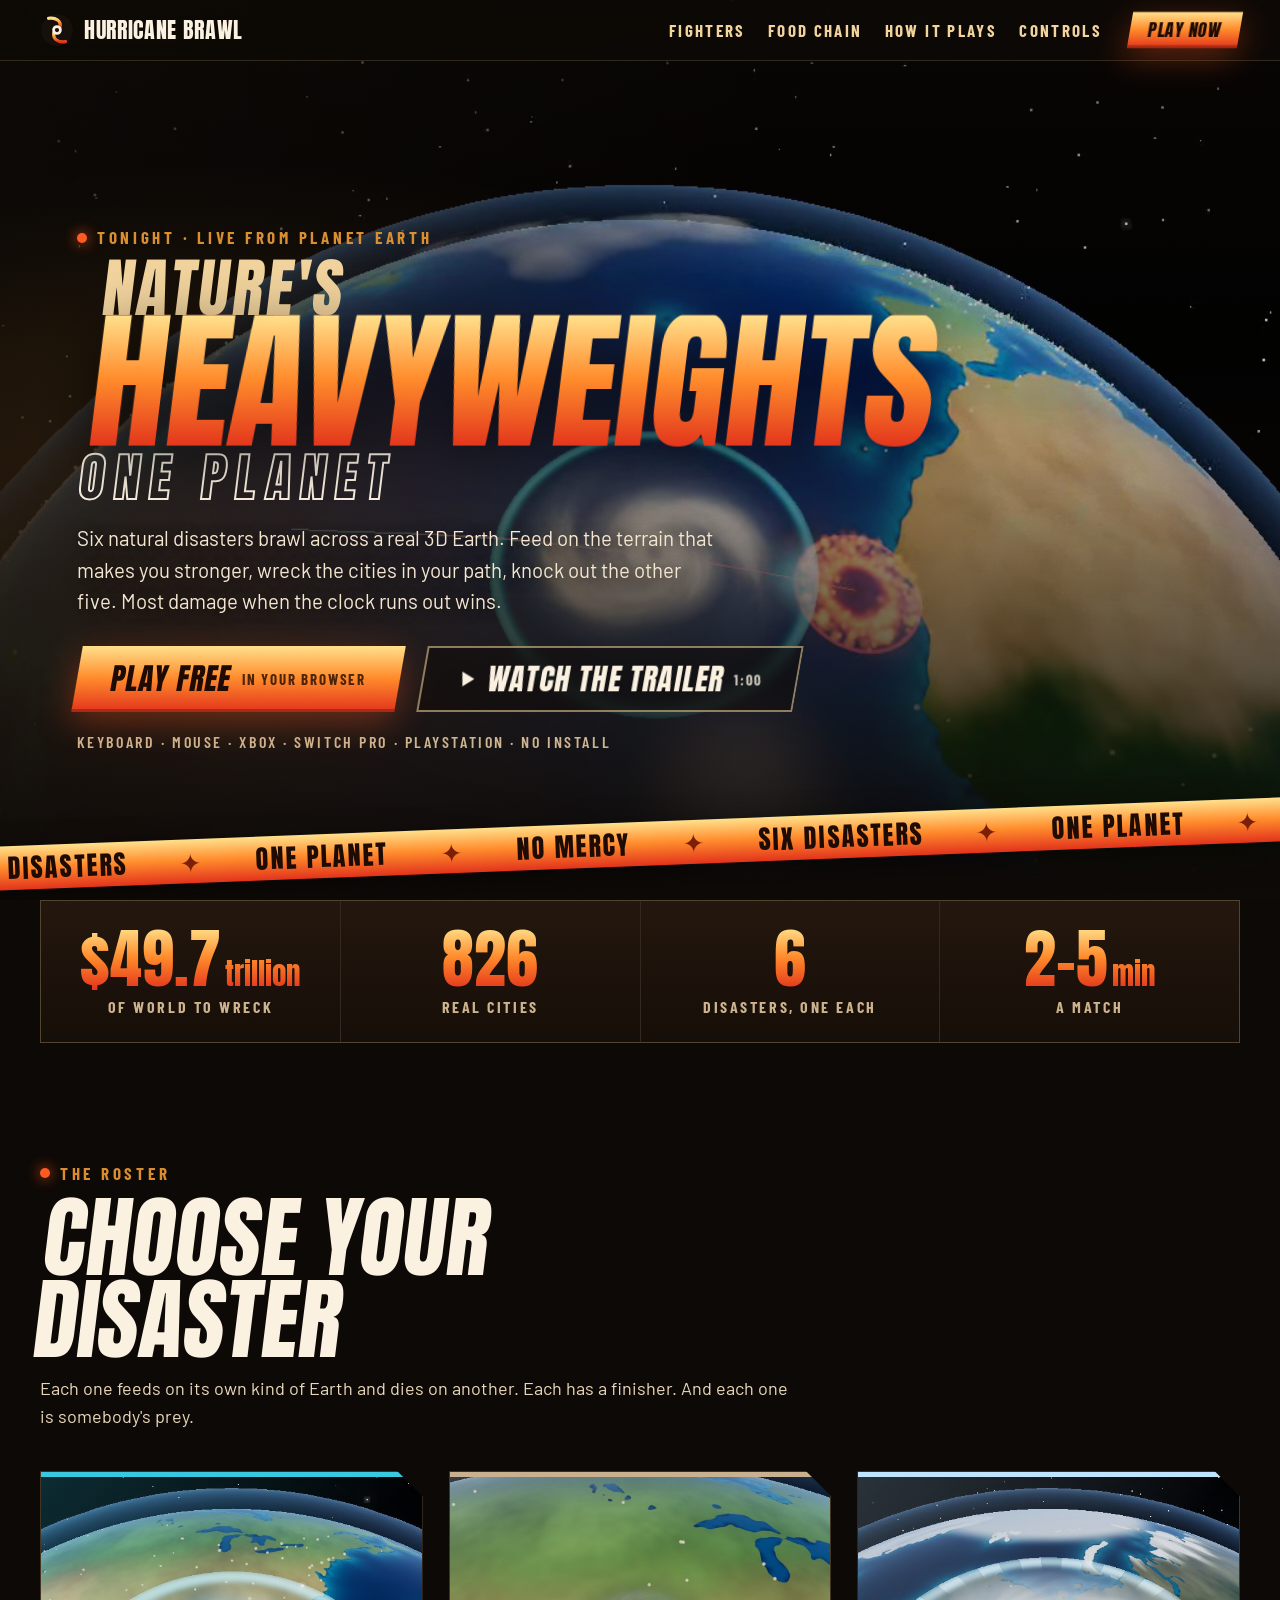
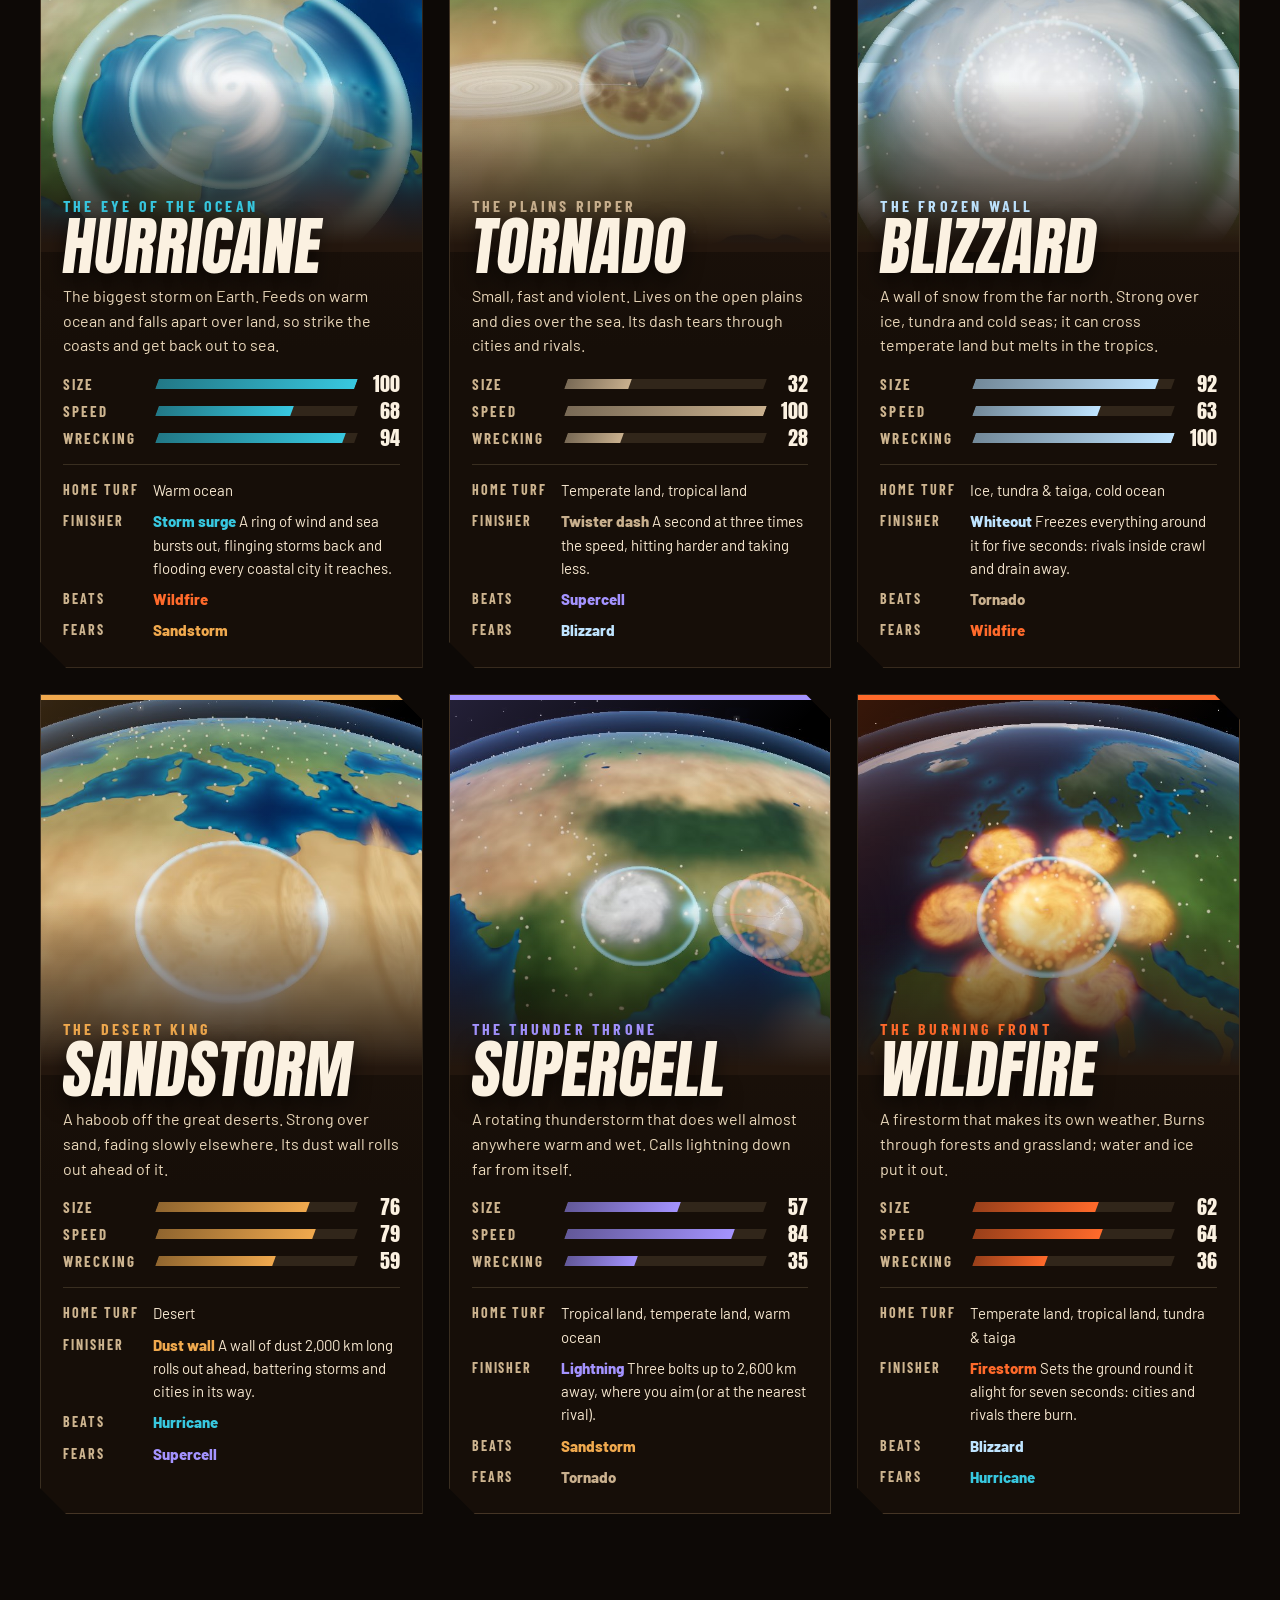
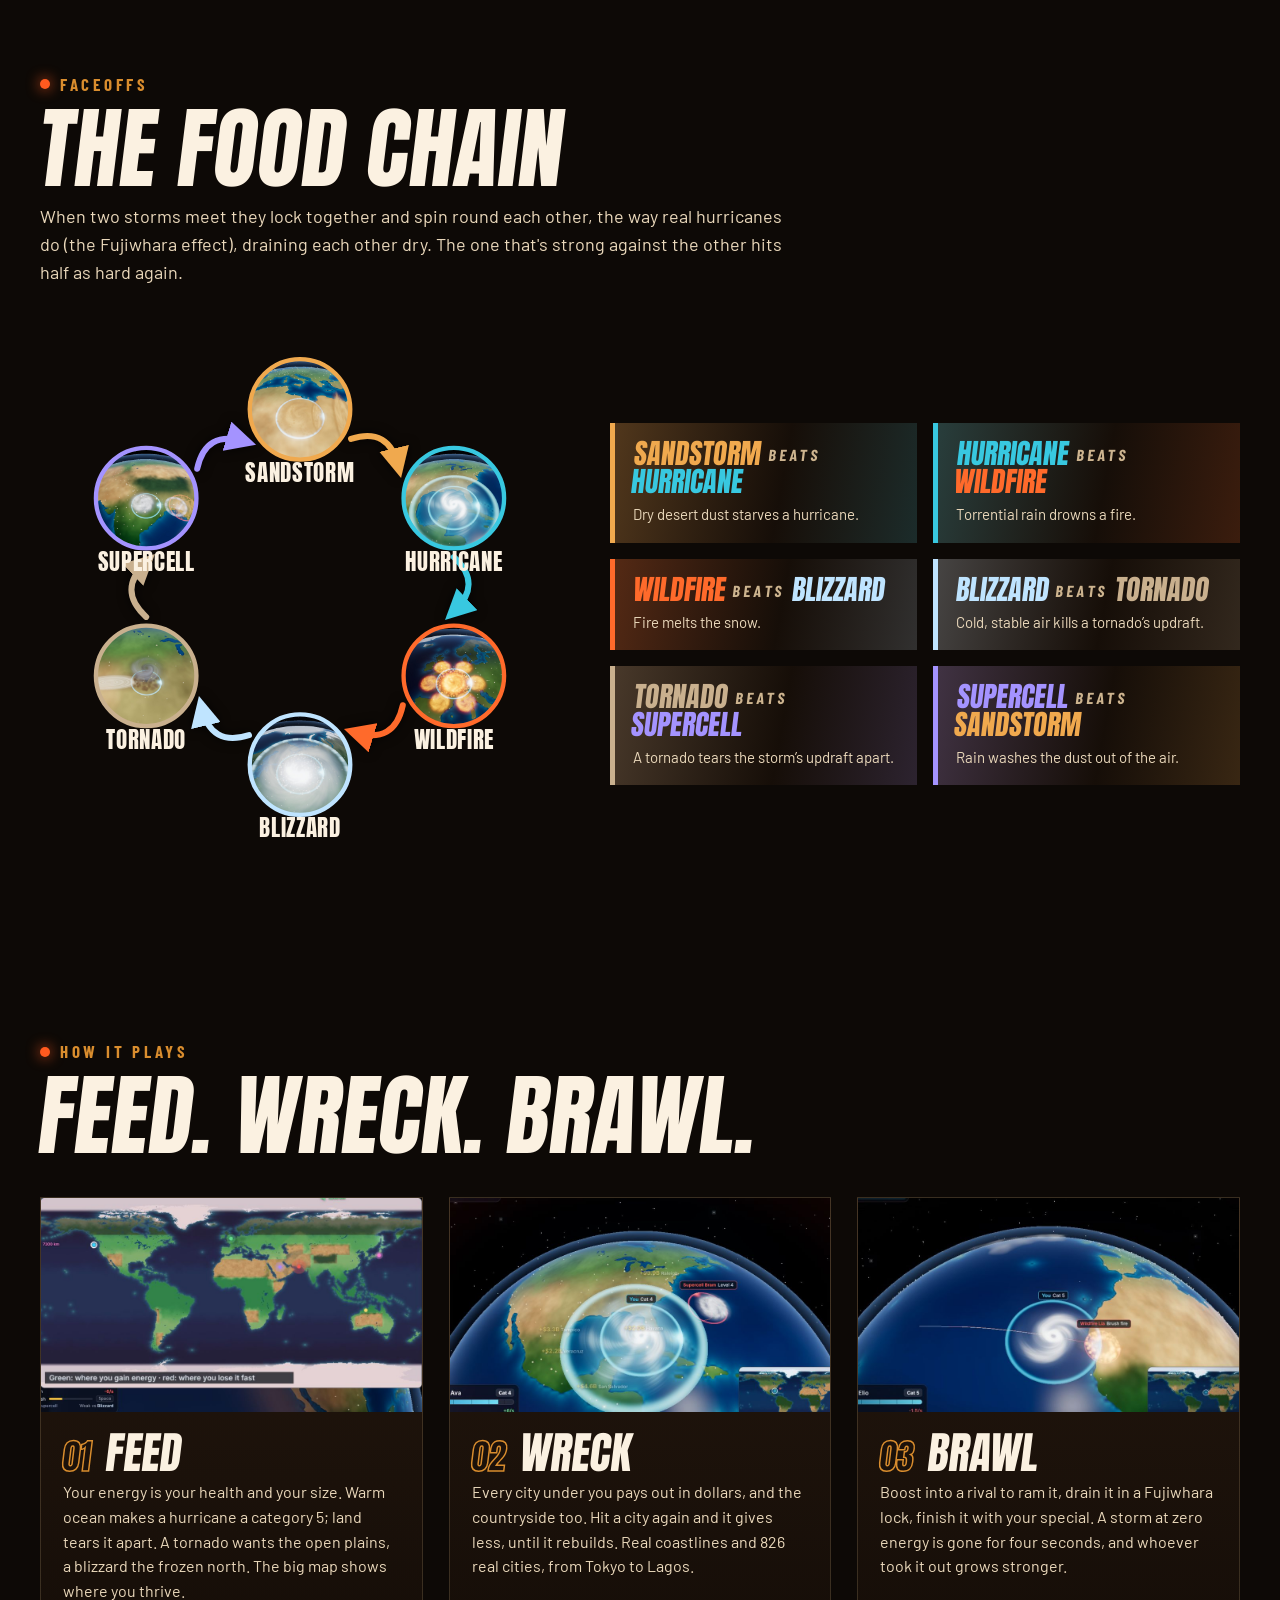
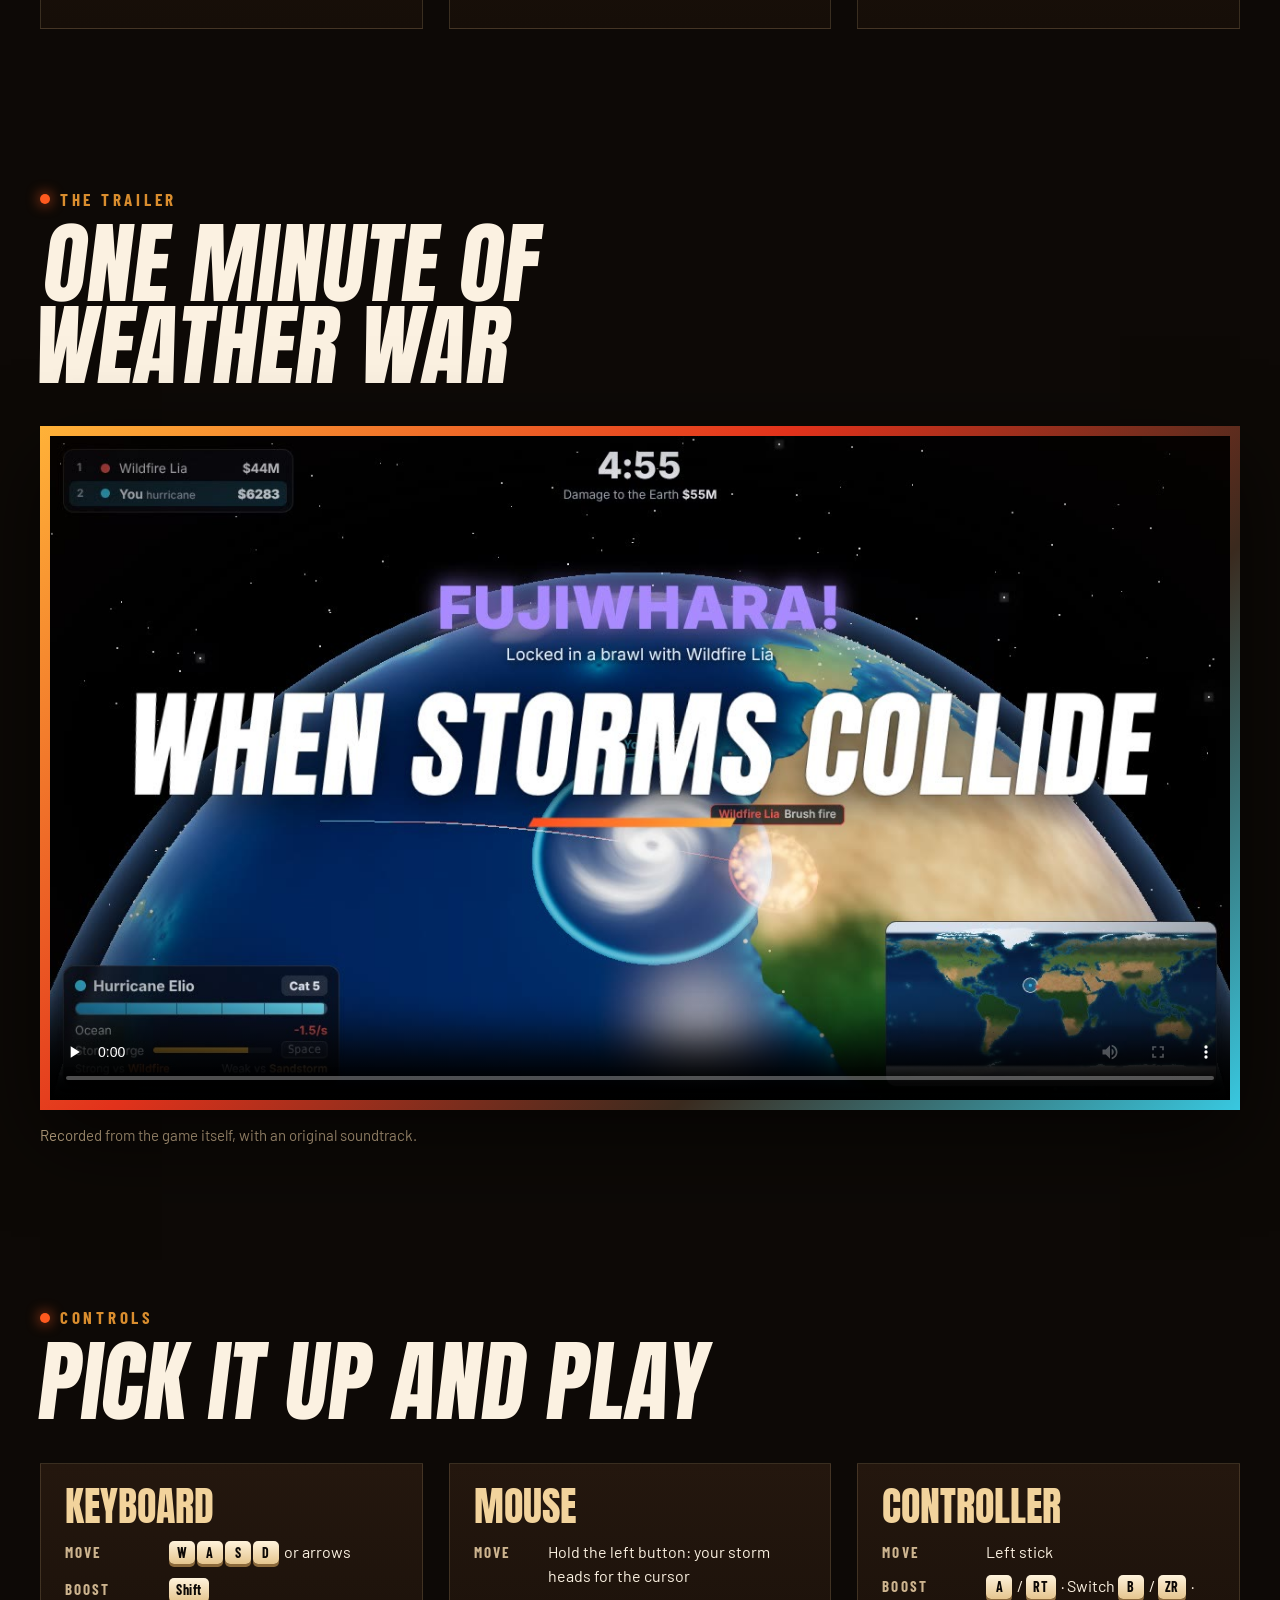
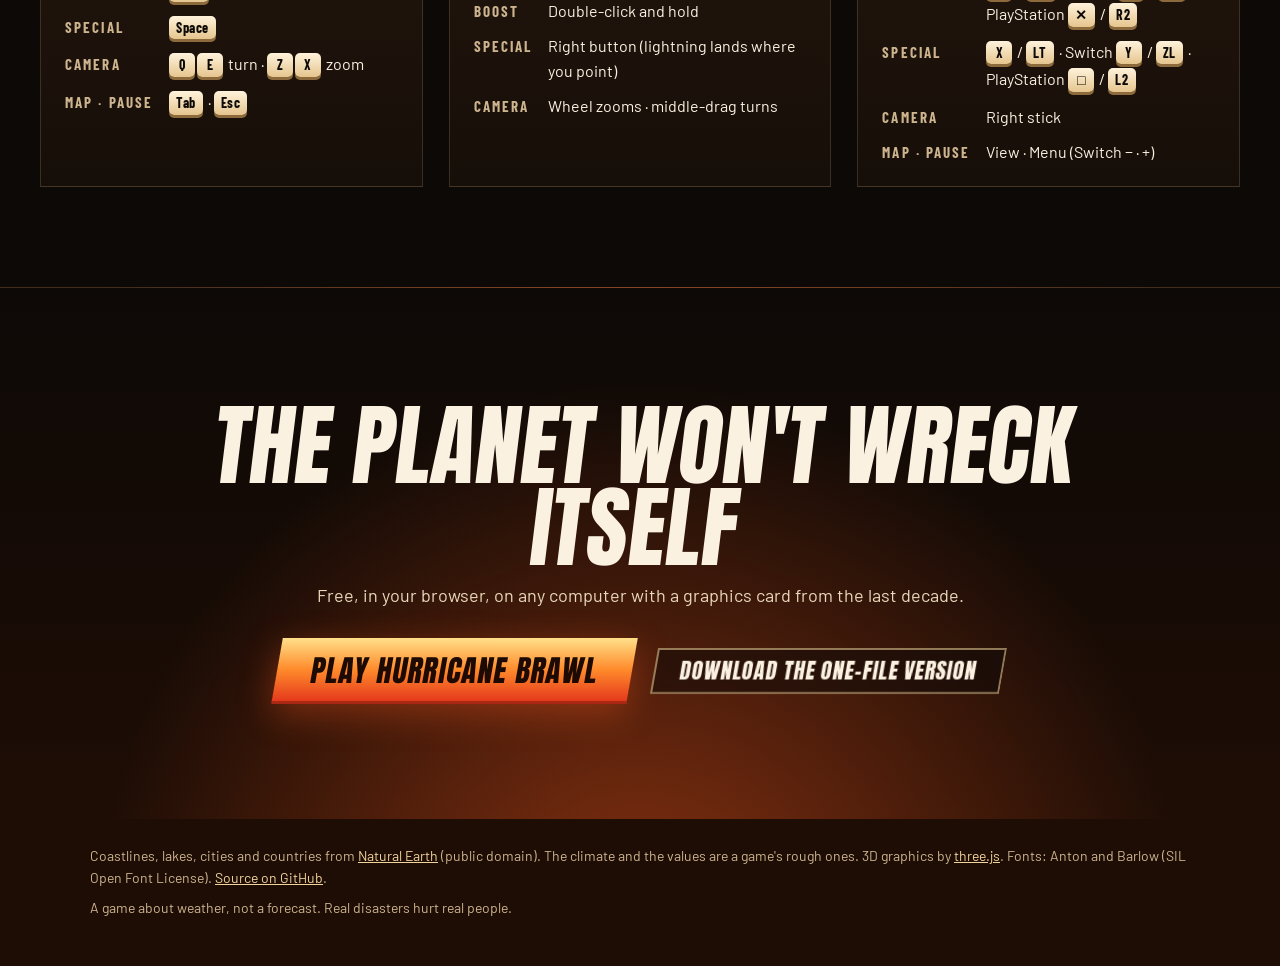
<file: index.html>
<!doctype html>
<html lang="en">
<head>
<meta charset="utf-8">
<meta name="viewport" content="width=device-width, initial-scale=1, viewport-fit=cover">
<title>Hurricane Brawl · six natural disasters, one planet</title>
<meta name="description" content="A free 3D browser game: play a hurricane, tornado, blizzard, sandstorm, supercell or wildfire, brawl the other five over a real Earth and wreck the most of the world before the time runs out. Keyboard, mouse or controller.">
<meta property="og:title" content="Hurricane Brawl">
<meta property="og:description" content="Six natural disasters. One planet. Brawl over a real 3D Earth in your browser.">
<meta property="og:image" content="media/trailer-poster.jpg">
<meta property="og:type" content="website">
<meta name="theme-color" content="#0d0906">
<link rel="icon" href="favicon.svg" type="image/svg+xml">
<link rel="preload" href="fonts/anton-latin-400-normal.woff2" as="font" type="font/woff2" crossorigin>
<link rel="stylesheet" href="css/fonts.css">
<link rel="stylesheet" href="css/site.css">
</head>
<body>
<a class="skip" href="#main">Skip to the content</a>
<header class="nav">
  <a class="brand" href="#top" aria-label="Hurricane Brawl, to the top"><img src="favicon.svg" width="34" height="34" alt=""><span>Hurricane Brawl</span></a>
  <nav aria-label="Sections">
    <a href="#fighters">Fighters</a>
    <a href="#food-chain">Food chain</a>
    <a href="#how">How it plays</a>
    <a href="#controls">Controls</a>
  </nav>
  <a class="btn btn-lava btn-sm" href="play.html">Play now</a>
</header>

<main id="main">
  <!-- the hero: the game itself behind the title -->
  <section class="hero" id="top">
    <video class="hero-video" autoplay muted loop playsinline width="1280" height="720" poster="media/hero-poster.jpg" aria-hidden="true">
      <source src="media/hero-loop.mp4" type='video/mp4; codecs="avc1.64001F"'>
      <source src="media/hero-loop.webm" type='video/webm; codecs="vp9"'>
    </video>
    <div class="hero-shade"></div>
    <div class="hero-in">
      <p class="kicker">Tonight · live from planet Earth</p>
      <h1><span>Nature's</span> <span>heavyweights</span> <span class="thin">one planet</span></h1>
      <p class="lede">Six natural disasters brawl across a real 3D Earth. Feed on the terrain that makes you stronger, wreck the cities in your path, knock out the other five. Most damage when the clock runs out wins.</p>
      <div class="cta">
        <a class="btn btn-lava btn-xl" href="play.html">Play free <small>in your browser</small></a>
        <button class="btn btn-ghost btn-xl" type="button" data-trailer><svg viewBox="0 0 24 24" width="22" height="22" aria-hidden="true"><path d="M7 4l13 8-13 8z" fill="currentColor"/></svg>Watch the trailer <small>1:00</small></button>
      </div>
      <p class="devices">Keyboard · Mouse · Xbox · Switch Pro · PlayStation · No install</p>
    </div>
    <div class="tape" aria-hidden="true"><div><span>Six disasters</span><span>One planet</span><span>No mercy</span><span>Six disasters</span><span>One planet</span><span>No mercy</span><span>Six disasters</span><span>One planet</span><span>No mercy</span></div></div>
  </section>

  <section class="stakes" aria-label="What's at stake">
    <div class="stake reveal"><b>$49.7<small>trillion</small></b><span>of world to wreck</span></div>
    <div class="stake reveal"><b>826</b><span>real cities</span></div>
    <div class="stake reveal"><b>6</b><span>disasters, one each</span></div>
    <div class="stake reveal"><b>2–5<small>min</small></b><span>a match</span></div>
  </section>

  <!-- the roster: generated from js/storms.js by tools/build.js -->
  <section class="sect fighters" id="fighters">
    <header class="sect-head reveal">
      <p class="kicker">The roster</p>
      <h2>Choose your disaster</h2>
      <p>Each one feeds on its own kind of Earth and dies on another. Each has a finisher. And each one is somebody's prey.</p>
    </header>
    <div class="roster">
      <!-- fighters:start -->
      <article class="fighter reveal" id="fighter-hurricane" style="--c: #38c8e0">
        <figure class="f-portrait"><img src="media/fighters/hurricane.jpg" width="640" height="640" loading="lazy" alt="The hurricane in the game, using its storm surge"></figure>
        <div class="f-body">
          <p class="f-epithet">The Eye of the Ocean</p>
          <h3>Hurricane</h3>
          <p class="f-blurb">The biggest storm on Earth. Feeds on warm ocean and falls apart over land, so strike the coasts and get back out to sea.</p>
          <ul class="f-stats"><li style="--v: 1"><span>Size</span><i></i><b>100</b></li><li style="--v: 0.68"><span>Speed</span><i></i><b>68</b></li><li style="--v: 0.94"><span>Wrecking</span><i></i><b>94</b></li></ul>
          <dl class="f-facts">
            <dt>Home turf</dt><dd>Warm ocean</dd>
            <dt>Finisher</dt><dd><b>Storm surge</b> A ring of wind and sea bursts out, flinging storms back and flooding every coastal city it reaches.</dd>
            <dt>Beats</dt><dd><a href="#fighter-wildfire" style="--c: #ff6a2b">Wildfire</a></dd>
            <dt>Fears</dt><dd><a href="#fighter-sandstorm" style="--c: #f0a94e">Sandstorm</a></dd>
          </dl>
        </div>
      </article>
      <article class="fighter reveal" id="fighter-tornado" style="--c: #c9b08e">
        <figure class="f-portrait"><img src="media/fighters/tornado.jpg" width="640" height="640" loading="lazy" alt="The tornado in the game, using its twister dash"></figure>
        <div class="f-body">
          <p class="f-epithet">The Plains Ripper</p>
          <h3>Tornado</h3>
          <p class="f-blurb">Small, fast and violent. Lives on the open plains and dies over the sea. Its dash tears through cities and rivals.</p>
          <ul class="f-stats"><li style="--v: 0.32"><span>Size</span><i></i><b>32</b></li><li style="--v: 1"><span>Speed</span><i></i><b>100</b></li><li style="--v: 0.28"><span>Wrecking</span><i></i><b>28</b></li></ul>
          <dl class="f-facts">
            <dt>Home turf</dt><dd>Temperate land, tropical land</dd>
            <dt>Finisher</dt><dd><b>Twister dash</b> A second at three times the speed, hitting harder and taking less.</dd>
            <dt>Beats</dt><dd><a href="#fighter-supercell" style="--c: #a493ff">Supercell</a></dd>
            <dt>Fears</dt><dd><a href="#fighter-blizzard" style="--c: #bfe4ff">Blizzard</a></dd>
          </dl>
        </div>
      </article>
      <article class="fighter reveal" id="fighter-blizzard" style="--c: #bfe4ff">
        <figure class="f-portrait"><img src="media/fighters/blizzard.jpg" width="640" height="640" loading="lazy" alt="The blizzard in the game, using its whiteout"></figure>
        <div class="f-body">
          <p class="f-epithet">The Frozen Wall</p>
          <h3>Blizzard</h3>
          <p class="f-blurb">A wall of snow from the far north. Strong over ice, tundra and cold seas; it can cross temperate land but melts in the tropics.</p>
          <ul class="f-stats"><li style="--v: 0.92"><span>Size</span><i></i><b>92</b></li><li style="--v: 0.63"><span>Speed</span><i></i><b>63</b></li><li style="--v: 1"><span>Wrecking</span><i></i><b>100</b></li></ul>
          <dl class="f-facts">
            <dt>Home turf</dt><dd>Ice, tundra &amp; taiga, cold ocean</dd>
            <dt>Finisher</dt><dd><b>Whiteout</b> Freezes everything around it for five seconds: rivals inside crawl and drain away.</dd>
            <dt>Beats</dt><dd><a href="#fighter-tornado" style="--c: #c9b08e">Tornado</a></dd>
            <dt>Fears</dt><dd><a href="#fighter-wildfire" style="--c: #ff6a2b">Wildfire</a></dd>
          </dl>
        </div>
      </article>
      <article class="fighter reveal" id="fighter-sandstorm" style="--c: #f0a94e">
        <figure class="f-portrait"><img src="media/fighters/sandstorm.jpg" width="640" height="640" loading="lazy" alt="The sandstorm in the game, using its dust wall"></figure>
        <div class="f-body">
          <p class="f-epithet">The Desert King</p>
          <h3>Sandstorm</h3>
          <p class="f-blurb">A haboob off the great deserts. Strong over sand, fading slowly elsewhere. Its dust wall rolls out ahead of it.</p>
          <ul class="f-stats"><li style="--v: 0.76"><span>Size</span><i></i><b>76</b></li><li style="--v: 0.79"><span>Speed</span><i></i><b>79</b></li><li style="--v: 0.59"><span>Wrecking</span><i></i><b>59</b></li></ul>
          <dl class="f-facts">
            <dt>Home turf</dt><dd>Desert</dd>
            <dt>Finisher</dt><dd><b>Dust wall</b> A wall of dust 2,000 km long rolls out ahead, battering storms and cities in its way.</dd>
            <dt>Beats</dt><dd><a href="#fighter-hurricane" style="--c: #38c8e0">Hurricane</a></dd>
            <dt>Fears</dt><dd><a href="#fighter-supercell" style="--c: #a493ff">Supercell</a></dd>
          </dl>
        </div>
      </article>
      <article class="fighter reveal" id="fighter-supercell" style="--c: #a493ff">
        <figure class="f-portrait"><img src="media/fighters/supercell.jpg" width="640" height="640" loading="lazy" alt="The supercell in the game, using its lightning"></figure>
        <div class="f-body">
          <p class="f-epithet">The Thunder Throne</p>
          <h3>Supercell</h3>
          <p class="f-blurb">A rotating thunderstorm that does well almost anywhere warm and wet. Calls lightning down far from itself.</p>
          <ul class="f-stats"><li style="--v: 0.57"><span>Size</span><i></i><b>57</b></li><li style="--v: 0.84"><span>Speed</span><i></i><b>84</b></li><li style="--v: 0.35"><span>Wrecking</span><i></i><b>35</b></li></ul>
          <dl class="f-facts">
            <dt>Home turf</dt><dd>Tropical land, temperate land, warm ocean</dd>
            <dt>Finisher</dt><dd><b>Lightning</b> Three bolts up to 2,600 km away, where you aim (or at the nearest rival).</dd>
            <dt>Beats</dt><dd><a href="#fighter-sandstorm" style="--c: #f0a94e">Sandstorm</a></dd>
            <dt>Fears</dt><dd><a href="#fighter-tornado" style="--c: #c9b08e">Tornado</a></dd>
          </dl>
        </div>
      </article>
      <article class="fighter reveal" id="fighter-wildfire" style="--c: #ff6a2b">
        <figure class="f-portrait"><img src="media/fighters/wildfire.jpg" width="640" height="640" loading="lazy" alt="The wildfire in the game, using its firestorm"></figure>
        <div class="f-body">
          <p class="f-epithet">The Burning Front</p>
          <h3>Wildfire</h3>
          <p class="f-blurb">A firestorm that makes its own weather. Burns through forests and grassland; water and ice put it out.</p>
          <ul class="f-stats"><li style="--v: 0.62"><span>Size</span><i></i><b>62</b></li><li style="--v: 0.64"><span>Speed</span><i></i><b>64</b></li><li style="--v: 0.36"><span>Wrecking</span><i></i><b>36</b></li></ul>
          <dl class="f-facts">
            <dt>Home turf</dt><dd>Temperate land, tropical land, tundra &amp; taiga</dd>
            <dt>Finisher</dt><dd><b>Firestorm</b> Sets the ground round it alight for seven seconds: cities and rivals there burn.</dd>
            <dt>Beats</dt><dd><a href="#fighter-blizzard" style="--c: #bfe4ff">Blizzard</a></dd>
            <dt>Fears</dt><dd><a href="#fighter-hurricane" style="--c: #38c8e0">Hurricane</a></dd>
          </dl>
        </div>
      </article>
      <!-- fighters:end -->
    </div>
  </section>

  <!-- who beats whom: generated from js/storms.js by tools/build.js -->
  <section class="sect chain" id="food-chain">
    <header class="sect-head reveal">
      <p class="kicker">Faceoffs</p>
      <h2>The food chain</h2>
      <p>When two storms meet they lock together and spin round each other, the way real hurricanes do (the Fujiwhara effect), draining each other dry. The one that's strong against the other hits half as hard again.</p>
    </header>
    <div class="chain-in">
      <!-- chain:start -->
        <svg class="chain-ring" viewBox="0 0 600 640" role="img" aria-label="The food chain: Sandstorm beats Hurricane beats Wildfire beats Blizzard beats Tornado beats Supercell beats Sandstorm">
          <defs><marker id="tip" viewBox="0 0 10 10" refX="6" refY="5" markerWidth="5" markerHeight="5" orient="auto-start-reverse"><path d="M0 0L10 5L0 10z" fill="context-stroke"/></marker></defs>
          <g class="arcs" fill="none" stroke-width="7" stroke-linecap="round" marker-end="url(#tip)"><path d="M358.9 129.0 Q402.7 115.0 413.4 160.5" stroke="#f0a94e" /><path d="M477.5 265.5 Q511.5 296.4 477.5 328.5" stroke="#38c8e0" /><path d="M418.6 436.5 Q408.9 481.4 364.1 468.0" stroke="#ff6a2b" /><path d="M241.1 471.0 Q197.3 485.0 186.6 439.5" stroke="#bfe4ff" /><path d="M122.5 334.5 Q88.5 303.6 122.5 271.5" stroke="#c9b08e" /><path d="M181.4 163.5 Q191.1 118.6 235.9 132.0" stroke="#a493ff" /></g><g class="node"><clipPath id="clip-sandstorm"><circle cx="300.0" cy="95.0" r="58"/></clipPath><image href="media/fighters/sandstorm.jpg" x="242.0" y="37.0" width="116" height="116" clip-path="url(#clip-sandstorm)" preserveAspectRatio="xMidYMid slice"/><circle cx="300.0" cy="95.0" r="58" fill="none" stroke="#f0a94e" stroke-width="5"/><text x="300.0" y="179.0">Sandstorm</text></g><g class="node"><clipPath id="clip-hurricane"><circle cx="477.5" cy="197.5" r="58"/></clipPath><image href="media/fighters/hurricane.jpg" x="419.5" y="139.5" width="116" height="116" clip-path="url(#clip-hurricane)" preserveAspectRatio="xMidYMid slice"/><circle cx="477.5" cy="197.5" r="58" fill="none" stroke="#38c8e0" stroke-width="5"/><text x="477.5" y="281.5">Hurricane</text></g><g class="node"><clipPath id="clip-wildfire"><circle cx="477.5" cy="402.5" r="58"/></clipPath><image href="media/fighters/wildfire.jpg" x="419.5" y="344.5" width="116" height="116" clip-path="url(#clip-wildfire)" preserveAspectRatio="xMidYMid slice"/><circle cx="477.5" cy="402.5" r="58" fill="none" stroke="#ff6a2b" stroke-width="5"/><text x="477.5" y="486.5">Wildfire</text></g><g class="node"><clipPath id="clip-blizzard"><circle cx="300.0" cy="505.0" r="58"/></clipPath><image href="media/fighters/blizzard.jpg" x="242.0" y="447.0" width="116" height="116" clip-path="url(#clip-blizzard)" preserveAspectRatio="xMidYMid slice"/><circle cx="300.0" cy="505.0" r="58" fill="none" stroke="#bfe4ff" stroke-width="5"/><text x="300.0" y="589.0">Blizzard</text></g><g class="node"><clipPath id="clip-tornado"><circle cx="122.5" cy="402.5" r="58"/></clipPath><image href="media/fighters/tornado.jpg" x="64.5" y="344.5" width="116" height="116" clip-path="url(#clip-tornado)" preserveAspectRatio="xMidYMid slice"/><circle cx="122.5" cy="402.5" r="58" fill="none" stroke="#c9b08e" stroke-width="5"/><text x="122.5" y="486.5">Tornado</text></g><g class="node"><clipPath id="clip-supercell"><circle cx="122.5" cy="197.5" r="58"/></clipPath><image href="media/fighters/supercell.jpg" x="64.5" y="139.5" width="116" height="116" clip-path="url(#clip-supercell)" preserveAspectRatio="xMidYMid slice"/><circle cx="122.5" cy="197.5" r="58" fill="none" stroke="#a493ff" stroke-width="5"/><text x="122.5" y="281.5">Supercell</text></g>
        </svg>
        <ol class="chain-list"><li class="vs reveal" style="--a: #f0a94e; --b: #38c8e0"><p><b class="a">Sandstorm</b> <span>beats</span> <b class="b">Hurricane</b></p><small>Dry desert dust starves a hurricane.</small></li><li class="vs reveal" style="--a: #38c8e0; --b: #ff6a2b"><p><b class="a">Hurricane</b> <span>beats</span> <b class="b">Wildfire</b></p><small>Torrential rain drowns a fire.</small></li><li class="vs reveal" style="--a: #ff6a2b; --b: #bfe4ff"><p><b class="a">Wildfire</b> <span>beats</span> <b class="b">Blizzard</b></p><small>Fire melts the snow.</small></li><li class="vs reveal" style="--a: #bfe4ff; --b: #c9b08e"><p><b class="a">Blizzard</b> <span>beats</span> <b class="b">Tornado</b></p><small>Cold, stable air kills a tornado’s updraft.</small></li><li class="vs reveal" style="--a: #c9b08e; --b: #a493ff"><p><b class="a">Tornado</b> <span>beats</span> <b class="b">Supercell</b></p><small>A tornado tears the storm’s updraft apart.</small></li><li class="vs reveal" style="--a: #a493ff; --b: #f0a94e"><p><b class="a">Supercell</b> <span>beats</span> <b class="b">Sandstorm</b></p><small>Rain washes the dust out of the air.</small></li></ol>
      <!-- chain:end -->
    </div>
  </section>

  <section class="sect how" id="how">
    <header class="sect-head reveal">
      <p class="kicker">How it plays</p>
      <h2>Feed. Wreck. Brawl.</h2>
    </header>
    <div class="pillars">
      <article class="pillar reveal">
        <img src="media/how-feed.jpg" width="960" height="540" loading="lazy" alt="The game's big map, green where your storm gains energy and red where it loses it">
        <h3><i>01</i> Feed</h3>
        <p>Your energy is your health and your size. Warm ocean makes a hurricane a category 5; land tears it apart. A tornado wants the open plains, a blizzard the frozen north. The big map shows where you thrive.</p>
      </article>
      <article class="pillar reveal">
        <img src="media/how-wreck.jpg" width="960" height="540" loading="lazy" alt="A hurricane's storm surge flooding the Gulf of Mexico's coasts, with the damage in dollars over each city">
        <h3><i>02</i> Wreck</h3>
        <p>Every city under you pays out in dollars, and the countryside too. Hit a city again and it gives less, until it rebuilds. Real coastlines and 826 real cities, from Tokyo to Lagos.</p>
      </article>
      <article class="pillar reveal">
        <img src="media/how-brawl.jpg" width="960" height="540" loading="lazy" alt="A hurricane and a wildfire locked together over the Atlantic, with a glow where they meet">
        <h3><i>03</i> Brawl</h3>
        <p>Boost into a rival to ram it, drain it in a Fujiwhara lock, finish it with your special. A storm at zero energy is gone for four seconds, and whoever took it out grows stronger.</p>
      </article>
    </div>
  </section>

  <section class="sect trailer" id="trailer" aria-labelledby="trailer-title">
    <header class="sect-head reveal">
      <p class="kicker">The trailer</p>
      <h2 id="trailer-title">One minute of weather war</h2>
    </header>
    <div class="screen reveal">
      <video controls preload="none" loading="lazy" width="1280" height="720" poster="media/trailer-poster.jpg">
        <source src="media/trailer.mp4" type='video/mp4; codecs="avc1.64001F, mp4a.40.2"'>
        <source src="media/trailer.webm" type='video/webm; codecs="vp9, opus"'>
      </video>
    </div>
    <p class="note">Recorded from the game itself, with an original soundtrack.</p>
  </section>

  <section class="sect controls" id="controls">
    <header class="sect-head reveal">
      <p class="kicker">Controls</p>
      <h2>Pick it up and play</h2>
    </header>
    <div class="pads">
      <article class="pad reveal">
        <h3>Keyboard</h3>
        <dl>
          <dt>Move</dt><dd><kbd>W</kbd><kbd>A</kbd><kbd>S</kbd><kbd>D</kbd> or arrows</dd>
          <dt>Boost</dt><dd><kbd>Shift</kbd></dd>
          <dt>Special</dt><dd><kbd>Space</kbd></dd>
          <dt>Camera</dt><dd><kbd>Q</kbd><kbd>E</kbd> turn · <kbd>Z</kbd><kbd>X</kbd> zoom</dd>
          <dt>Map · pause</dt><dd><kbd>Tab</kbd> · <kbd>Esc</kbd></dd>
        </dl>
      </article>
      <article class="pad reveal">
        <h3>Mouse</h3>
        <dl>
          <dt>Move</dt><dd>Hold the left button: your storm heads for the cursor</dd>
          <dt>Boost</dt><dd>Double-click and hold</dd>
          <dt>Special</dt><dd>Right button (lightning lands where you point)</dd>
          <dt>Camera</dt><dd>Wheel zooms · middle-drag turns</dd>
        </dl>
      </article>
      <article class="pad reveal">
        <h3>Controller</h3>
        <dl>
          <dt>Move</dt><dd>Left stick</dd>
          <dt>Boost</dt><dd><kbd>A</kbd> / <kbd>RT</kbd> · Switch <kbd>B</kbd> / <kbd>ZR</kbd> · PlayStation <kbd>✕</kbd> / <kbd>R2</kbd></dd>
          <dt>Special</dt><dd><kbd>X</kbd> / <kbd>LT</kbd> · Switch <kbd>Y</kbd> / <kbd>ZL</kbd> · PlayStation <kbd>□</kbd> / <kbd>L2</kbd></dd>
          <dt>Camera</dt><dd>Right stick</dd>
          <dt>Map · pause</dt><dd>View · Menu (Switch − · +)</dd>
        </dl>
      </article>
    </div>
  </section>

  <section class="final">
    <div class="final-in reveal">
      <h2>The planet won't wreck itself</h2>
      <p>Free, in your browser, on any computer with a graphics card from the last decade.</p>
      <div class="cta">
        <a class="btn btn-lava btn-xl" href="play.html">Play Hurricane Brawl</a>
        <a class="btn btn-ghost" href="HurricaneBrawl.html" download>Download the one-file version</a>
      </div>
    </div>
  </section>
</main>

<footer class="foot">
  <p>Coastlines, lakes, cities and countries from <a href="https://www.naturalearthdata.com">Natural Earth</a> (public domain). The climate and the values are a game's rough ones. 3D graphics by <a href="https://threejs.org">three.js</a>. Fonts: Anton and Barlow (SIL Open Font License). <a href="https://github.com/jayrosen-design/hurricane-brawl">Source on GitHub</a>.</p>
  <p>A game about weather, not a forecast. Real disasters hurt real people.</p>
</footer>

<dialog class="trailer-box" id="trailer-box" closedby="any" aria-label="The Hurricane Brawl trailer">
  <form method="dialog"><button class="close" aria-label="Close the trailer">×</button></form>
  <video controls preload="none" width="1280" height="720" poster="media/trailer-poster.jpg">
    <source src="media/trailer.mp4" type='video/mp4; codecs="avc1.64001F, mp4a.40.2"'>
    <source src="media/trailer.webm" type='video/webm; codecs="vp9, opus"'>
  </video>
</dialog>

<script src="js/site.js"></script>
</body>
</html>
</file>
<file: css/fonts.css>
/* The site's and the trailer's fonts, served from fonts/ (SIL Open Font License: fonts/LICENSE-*.txt) */
@font-face { font-family: "Anton"; font-weight: 400; font-style: normal; font-display: swap; src: url("../fonts/anton-latin-400-normal.woff2") format("woff2"); }
@font-face { font-family: "Barlow"; font-weight: 400; font-style: normal; font-display: swap; src: url("../fonts/barlow-latin-400-normal.woff2") format("woff2"); }
@font-face { font-family: "Barlow"; font-weight: 600; font-style: normal; font-display: swap; src: url("../fonts/barlow-latin-600-normal.woff2") format("woff2"); }
@font-face { font-family: "Barlow"; font-weight: 800; font-style: normal; font-display: swap; src: url("../fonts/barlow-latin-800-normal.woff2") format("woff2"); }
@font-face { font-family: "Barlow Condensed"; font-weight: 600; font-style: normal; font-display: swap; src: url("../fonts/barlow-condensed-latin-600-normal.woff2") format("woff2"); }
@font-face { font-family: "Barlow Condensed"; font-weight: 700; font-style: normal; font-display: swap; src: url("../fonts/barlow-condensed-latin-700-normal.woff2") format("woff2"); }
</file>
<file: css/site.css>
/* The landing page: an elemental god-game look (basalt, sand, lava, sea) with fight-poster type */
:root {
  --basalt: #0d0906;
  --soil: #160e08;
  --clay: #24170e;
  --ash: #3a2a1e;
  --line: rgba(242, 211, 156, 0.16);
  --sand: #f2d39c;
  --bone: #fbf1e1;
  --muted: #cdb48f;
  --ochre: #d98d2e;
  --lava: #ff5a1f;
  --ember: #d9301a;
  --sea: #38c8e0;
  --magma: linear-gradient(180deg, #ffe08a 0%, #ff8a2b 48%, #e2321b 100%);
  --display: Anton, Impact, "Arial Narrow Bold", sans-serif;
  --cond: "Barlow Condensed", "Arial Narrow", sans-serif;
  --body: Barlow, system-ui, -apple-system, "Segoe UI", sans-serif;
  color-scheme: dark;
}
* { box-sizing: border-box; }
html { scroll-behavior: smooth; scroll-padding-top: 76px; }
@media (prefers-reduced-motion: reduce) { html { scroll-behavior: auto; } }
body { margin: 0; background: var(--basalt); color: var(--bone); font: 400 18px/1.55 var(--body); overflow-x: hidden; }
/* film grain over everything */
body::after { content: ''; position: fixed; inset: 0; z-index: 90; pointer-events: none; opacity: 0.07; mix-blend-mode: overlay;
  background-image: url("data:image/svg+xml,%3Csvg xmlns='http://www.w3.org/2000/svg' width='180' height='180'%3E%3Cfilter id='n'%3E%3CfeTurbulence type='fractalNoise' baseFrequency='0.9' numOctaves='2' stitchTiles='stitch'/%3E%3C/filter%3E%3Crect width='100%25' height='100%25' filter='url(%23n)'/%3E%3C/svg%3E"); }
img, video, svg { display: block; max-width: 100%; }
a { color: var(--sand); }
a:hover { color: #fff; }
:focus-visible { outline: 3px solid var(--sea); outline-offset: 3px; }
.skip { position: absolute; left: -999px; top: 8px; z-index: 200; padding: 8px 14px; background: var(--bone); color: var(--basalt); }
.skip:focus { left: 8px; }

/* ---------------------------------------------------------------- buttons */
.btn { display: inline-flex; align-items: center; gap: 10px; padding: 12px 26px; border: 0; cursor: pointer; text-decoration: none;
  font: 400 22px/1 var(--display); letter-spacing: 0.04em; text-transform: uppercase; color: var(--bone); transform: skewX(-10deg); transition: transform 0.15s, box-shadow 0.15s, background 0.15s; }
.btn > * { transform: skewX(10deg); }
.btn small { font: 700 15px/1 var(--cond); letter-spacing: 0.12em; opacity: 0.8; }
.btn-lava { background: var(--magma); color: #1d0a02; box-shadow: 0 10px 34px rgba(255, 90, 31, 0.35), inset 0 -3px 0 rgba(0, 0, 0, 0.25); }
.btn-lava:hover { color: #1d0a02; transform: skewX(-10deg) translateY(-2px); box-shadow: 0 16px 44px rgba(255, 90, 31, 0.5), inset 0 -3px 0 rgba(0, 0, 0, 0.25); }
.btn-ghost { background: rgba(13, 9, 6, 0.55); box-shadow: inset 0 0 0 2px rgba(242, 211, 156, 0.55); backdrop-filter: blur(6px); }
.btn-ghost:hover { background: rgba(242, 211, 156, 0.12); color: #fff; }
.btn-xl { padding: 18px 34px; font-size: 30px; }
.btn-sm { padding: 9px 18px; font-size: 18px; }
.btn svg { transform: skewX(10deg); }

/* ---------------------------------------------------------------- the bar on top */
.nav { position: fixed; inset: 0 0 auto; z-index: 50; display: flex; align-items: center; gap: 28px; padding: 12px clamp(16px, 4vw, 40px);
  background: rgba(13, 9, 6, 0.82); border-bottom: 1px solid var(--line); backdrop-filter: blur(10px); -webkit-backdrop-filter: blur(10px); }
.brand { display: flex; align-items: center; gap: 10px; text-decoration: none; color: var(--bone); font: 400 22px/1 var(--display); letter-spacing: 0.03em; text-transform: uppercase; }
.nav nav { display: flex; gap: 22px; margin-left: auto; }
.nav nav a { font: 700 17px/1 var(--cond); letter-spacing: 0.14em; text-transform: uppercase; text-decoration: none; color: var(--sand); }
.nav nav a:hover { color: #fff; }

/* ---------------------------------------------------------------- the hero */
.hero { position: relative; min-height: 100svh; display: grid; align-items: end; overflow: hidden; isolation: isolate; }
.hero-video { position: absolute; inset: 0; width: 100%; height: 100%; object-fit: cover; z-index: -2; filter: saturate(1.15) contrast(1.05); }
.hero-shade { position: absolute; inset: 0; z-index: -1;
  background: linear-gradient(0deg, var(--basalt) 2%, rgba(13, 9, 6, 0.55) 34%, rgba(13, 9, 6, 0.1) 62%, rgba(13, 9, 6, 0.6) 100%),
    radial-gradient(ellipse at 20% 80%, rgba(217, 141, 46, 0.35), transparent 55%), linear-gradient(90deg, rgba(13, 9, 6, 0.75), transparent 60%); }
.hero-in { padding: 120px clamp(16px, 6vw, 80px) 150px; max-width: 1100px; }
.kicker { display: inline-flex; align-items: center; gap: 10px; margin: 0 0 14px; font: 700 17px/1 var(--cond); letter-spacing: 0.22em; text-transform: uppercase; color: var(--ochre); }
.kicker::before { content: ''; width: 10px; height: 10px; border-radius: 50%; background: var(--lava); box-shadow: 0 0 14px var(--lava); }
.hero h1 { margin: 0; font: 400 clamp(64px, 12vw, 200px)/0.86 var(--display); text-transform: uppercase; transform: skewX(-7deg); transform-origin: left bottom; }
.hero h1 span { display: block; }
.hero h1 span:first-child { font-size: 0.42em; color: var(--sand); letter-spacing: 0.04em; }
.hero h1 span:nth-child(2) { background: var(--magma); -webkit-background-clip: text; background-clip: text; color: transparent; filter: drop-shadow(0 12px 30px rgba(0, 0, 0, 0.65)); }
.hero h1 .thin { font-size: 0.34em; letter-spacing: 0.18em; color: transparent; -webkit-text-stroke: 2px var(--bone); margin-top: 0.15em; }
.lede { max-width: 640px; margin: 22px 0 28px; font-size: clamp(18px, 1.6vw, 21px); color: #f5e6cf; text-shadow: 0 2px 14px rgba(0, 0, 0, 0.8); }
.cta { display: flex; flex-wrap: wrap; gap: 18px 22px; align-items: center; }
.devices { margin: 22px 0 0; font: 600 16px/1 var(--cond); letter-spacing: 0.16em; text-transform: uppercase; color: var(--muted); }
/* the promo tape across the bottom */
.tape { position: absolute; left: -5%; right: -5%; bottom: 34px; transform: rotate(-2.2deg); background: var(--magma); overflow: hidden; box-shadow: 0 10px 30px rgba(0, 0, 0, 0.5); }
.tape div { display: flex; width: max-content; animation: tape 26s linear infinite; }
.tape span { padding: 9px 26px; font: 400 26px/1 var(--display); letter-spacing: 0.08em; text-transform: uppercase; color: #1d0a02; white-space: nowrap; }
.tape span::after { content: '✦'; margin-left: 52px; color: #7a1e07; }
@keyframes tape { to { transform: translateX(-33.333%); } }
@media (prefers-reduced-motion: reduce) { .tape div { animation: none; } }

/* ---------------------------------------------------------------- the stakes */
.stakes { display: grid; grid-template-columns: repeat(4, 1fr); gap: 1px; margin: 0 clamp(16px, 4vw, 40px); background: var(--line); border: 1px solid var(--line); }
.stake { padding: 26px 20px; background: linear-gradient(180deg, var(--clay), var(--soil)); text-align: center; }
.stake b { display: block; font: 400 clamp(40px, 5vw, 66px)/1 var(--display); background: var(--magma); -webkit-background-clip: text; background-clip: text; color: transparent; }
.stake b small { font-size: 0.45em; margin-left: 4px; }
.stake span { display: block; margin-top: 6px; font: 700 16px/1.2 var(--cond); letter-spacing: 0.16em; text-transform: uppercase; color: var(--muted); }

/* ---------------------------------------------------------------- sections */
.sect { position: relative; padding: clamp(70px, 9vw, 120px) clamp(16px, 4vw, 40px) 40px; max-width: 1360px; margin: 0 auto; }
.sect-head { max-width: 760px; margin-bottom: 40px; }
.sect-head h2, .final h2 { margin: 0 0 14px; font: 400 clamp(46px, 7vw, 96px)/0.92 var(--display); text-transform: uppercase; transform: skewX(-7deg); transform-origin: left; }
.sect-head p:not(.kicker) { margin: 0; color: #ead8bb; }

/* the fighters: tall cards like a fighting game's select screen */
.roster { display: grid; grid-template-columns: repeat(3, 1fr); gap: 26px; }
.fighter { position: relative; display: flex; flex-direction: column; background: linear-gradient(180deg, var(--clay), var(--soil) 60%); border: 1px solid var(--line);
  clip-path: polygon(0 0, calc(100% - 26px) 0, 100% 26px, 100% 100%, 26px 100%, 0 calc(100% - 26px)); transition: transform 0.2s, box-shadow 0.2s; }
.fighter:hover { transform: translateY(-6px); box-shadow: 0 20px 50px color-mix(in srgb, var(--c) 30%, transparent); }
.fighter::before { content: ''; position: absolute; inset: 0 0 auto; height: 5px; background: var(--c); z-index: 2; }
.f-portrait { position: relative; margin: 0; aspect-ratio: 1; overflow: hidden; }
.f-portrait img { width: 100%; height: 100%; object-fit: cover; transform: scale(1.04); transition: transform 0.4s; }
.fighter:hover .f-portrait img { transform: scale(1.1); }
.f-portrait::after { content: ''; position: absolute; inset: 0; background: linear-gradient(0deg, var(--clay) 2%, transparent 45%), linear-gradient(135deg, color-mix(in srgb, var(--c) 22%, transparent), transparent 50%); }
.f-body { position: relative; padding: 0 22px 24px; margin-top: -54px; z-index: 1; }
.f-epithet { margin: 0; font: 700 16px/1 var(--cond); letter-spacing: 0.2em; text-transform: uppercase; color: var(--c); }
.fighter h3 { margin: 4px 0 8px; font: 400 64px/0.9 var(--display); text-transform: uppercase; transform: skewX(-7deg); transform-origin: left; text-shadow: 0 6px 20px rgba(0, 0, 0, 0.6); }
.f-blurb { margin: 0 0 16px; font-size: 16px; color: #ead8bb; }
.f-stats { list-style: none; margin: 0 0 16px; padding: 0; display: grid; gap: 7px; }
.f-stats li { display: grid; grid-template-columns: 84px 1fr 34px; align-items: center; gap: 10px; font: 700 15px/1 var(--cond); letter-spacing: 0.14em; text-transform: uppercase; color: var(--muted); }
.f-stats i { position: relative; height: 10px; background: rgba(242, 211, 156, 0.12); transform: skewX(-20deg); overflow: hidden; }
.f-stats i::after { content: ''; position: absolute; inset: 0 auto 0 0; width: calc(var(--v) * 100%); background: linear-gradient(90deg, color-mix(in srgb, var(--c) 60%, #000), var(--c)); }
.f-stats b { font: 400 20px/1 var(--display); color: var(--bone); text-align: right; letter-spacing: 0; }
.f-facts { display: grid; grid-template-columns: auto 1fr; gap: 8px 14px; margin: 0; padding-top: 14px; border-top: 1px solid var(--line); font-size: 15px; }
.f-facts dt { font: 700 14px/1.5 var(--cond); letter-spacing: 0.14em; text-transform: uppercase; color: var(--muted); }
.f-facts dd { margin: 0; color: #f5e6cf; }
.f-facts dd b { color: var(--c); font-weight: 800; }
.f-facts a { color: var(--c); font-weight: 800; text-decoration: none; }
.f-facts a:hover { text-decoration: underline; }

/* the food chain */
.chain-in { display: grid; grid-template-columns: minmax(280px, 520px) 1fr; gap: 50px; align-items: center; }
.chain-ring { width: 100%; height: auto; overflow: visible; }
.chain-ring text { fill: var(--bone); font: 400 26px var(--display); text-transform: uppercase; text-anchor: middle; letter-spacing: 0.03em; }
.chain-ring .arcs path { filter: drop-shadow(0 0 6px rgba(0, 0, 0, 0.8)); }
.chain-list { list-style: none; margin: 0; padding: 0; display: grid; grid-template-columns: repeat(2, 1fr); gap: 16px; }
.vs { padding: 16px 18px; background: linear-gradient(100deg, color-mix(in srgb, var(--a) 22%, var(--clay)), var(--soil) 55%, color-mix(in srgb, var(--b) 16%, var(--soil))); border-left: 5px solid var(--a); }
.vs p { margin: 0; font: 400 28px/1 var(--display); text-transform: uppercase; transform: skewX(-7deg); transform-origin: left; }
.vs .a { color: var(--a); font-weight: 400; }
.vs .b { color: var(--b); font-weight: 400; }
.vs span { font: 700 16px/1 var(--cond); letter-spacing: 0.2em; color: var(--muted); vertical-align: middle; }
.vs small { display: block; margin-top: 8px; font-size: 15px; color: #ead8bb; }

/* how it plays */
.pillars { display: grid; grid-template-columns: repeat(3, 1fr); gap: 26px; }
.pillar { background: linear-gradient(180deg, var(--clay), var(--soil)); border: 1px solid var(--line); }
.pillar img { width: 100%; height: auto; aspect-ratio: 16 / 9; object-fit: cover; }
.pillar h3 { display: flex; align-items: baseline; gap: 14px; margin: 18px 22px 6px; font: 400 44px/1 var(--display); text-transform: uppercase; transform: skewX(-7deg); transform-origin: left; }
.pillar h3 i { font-style: normal; font-size: 0.8em; color: transparent; -webkit-text-stroke: 1.5px var(--ochre); }
.pillar p { margin: 0 22px 24px; font-size: 16px; color: #ead8bb; }

/* the trailer */
.screen { position: relative; padding: 10px; background: linear-gradient(135deg, #ffb238, #e2321b 40%, #3a2a1e 70%, #38c8e0); box-shadow: 0 30px 80px rgba(0, 0, 0, 0.6); }
.screen video { width: 100%; height: auto; background: #000; }
.note { margin: 14px 0 0; font-size: 15px; color: var(--muted); }

/* controls */
.pads { display: grid; grid-template-columns: repeat(3, 1fr); gap: 26px; }
.pad { padding: 22px 24px; background: linear-gradient(180deg, var(--clay), var(--soil)); border: 1px solid var(--line); }
.pad h3 { margin: 0 0 14px; font: 400 40px/1 var(--display); text-transform: uppercase; color: var(--sand); }
.pad dl { display: grid; grid-template-columns: auto 1fr; gap: 10px 16px; margin: 0; font-size: 16px; }
.pad dt { font: 700 15px/1.6 var(--cond); letter-spacing: 0.14em; text-transform: uppercase; color: var(--muted); }
.pad dd { margin: 0; }
kbd { display: inline-block; min-width: 26px; margin: 0 2px 3px 0; padding: 2px 7px; text-align: center; font: 700 14px/1.4 var(--cond); letter-spacing: 0.04em; color: var(--basalt);
  background: linear-gradient(180deg, #fff3dc, #e5c58e); border-radius: 5px; box-shadow: 0 3px 0 #8c6a3c; }

/* the last call */
.final { margin-top: 60px; padding: clamp(70px, 9vw, 120px) clamp(16px, 4vw, 40px); text-align: center;
  background: radial-gradient(ellipse at 50% 120%, rgba(255, 90, 31, 0.45), transparent 60%), linear-gradient(180deg, var(--basalt), #1e0d05); border-top: 1px solid var(--line); }
.final-in { max-width: 900px; margin: 0 auto; }
.final h2 { transform-origin: center; }
.final p { margin: 0 0 28px; color: #ead8bb; }
.final .cta { justify-content: center; }
.foot { padding: 26px clamp(16px, 4vw, 40px) 40px; font-size: 14px; color: var(--muted); background: #1e0d05; }
.foot p { max-width: 1100px; margin: 0 auto 8px; }

/* the trailer, big, with sound */
.trailer-box { width: min(1200px, 94vw); max-width: none; padding: 0; border: 0; background: #000; box-shadow: 0 30px 90px rgba(0, 0, 0, 0.8); }
.trailer-box::backdrop { background: rgba(8, 4, 2, 0.85); backdrop-filter: blur(4px); }
.trailer-box video { width: 100%; height: auto; }
.trailer-box form { position: absolute; right: 0; top: -54px; margin: 0; }
.trailer-box .close { width: 46px; height: 46px; border: 0; cursor: pointer; font: 400 34px/1 var(--display); color: var(--bone); background: rgba(13, 9, 6, 0.8); box-shadow: inset 0 0 0 2px var(--line); }
.trailer-box { overflow: visible; }

/* things rise into place as they scroll in (where the browser can tie animations to scrolling) */
@media (prefers-reduced-motion: no-preference) {
  @supports ((animation-timeline: view()) and (animation-range: entry)) {
    @keyframes rise { from { opacity: 0; translate: 0 48px; scale: 0.97; } }
    .reveal { animation: rise linear both; animation-timeline: view(); animation-range: entry 0% entry 70%; }
  }
}

/* ---------------------------------------------------------------- smaller screens */
@media (max-width: 1080px) {
  .roster, .pillars, .pads { grid-template-columns: repeat(2, 1fr); }
  .chain-in { grid-template-columns: 1fr; }
  .chain-ring { max-width: 520px; margin: 0 auto; }
}
@media (max-width: 760px) {
  body { font-size: 17px; }
  .nav nav { display: none; }
  .nav .btn { margin-left: auto; }
  .brand span { display: none; }
  .roster, .pillars, .pads, .chain-list { grid-template-columns: 1fr; }
  .stakes { grid-template-columns: repeat(2, 1fr); }
  .hero-in { padding-bottom: 130px; }
  .btn-xl { padding: 15px 24px; font-size: 24px; }
  .tape span { font-size: 20px; }
  .trailer-box form { top: -50px; }
}
</file>
